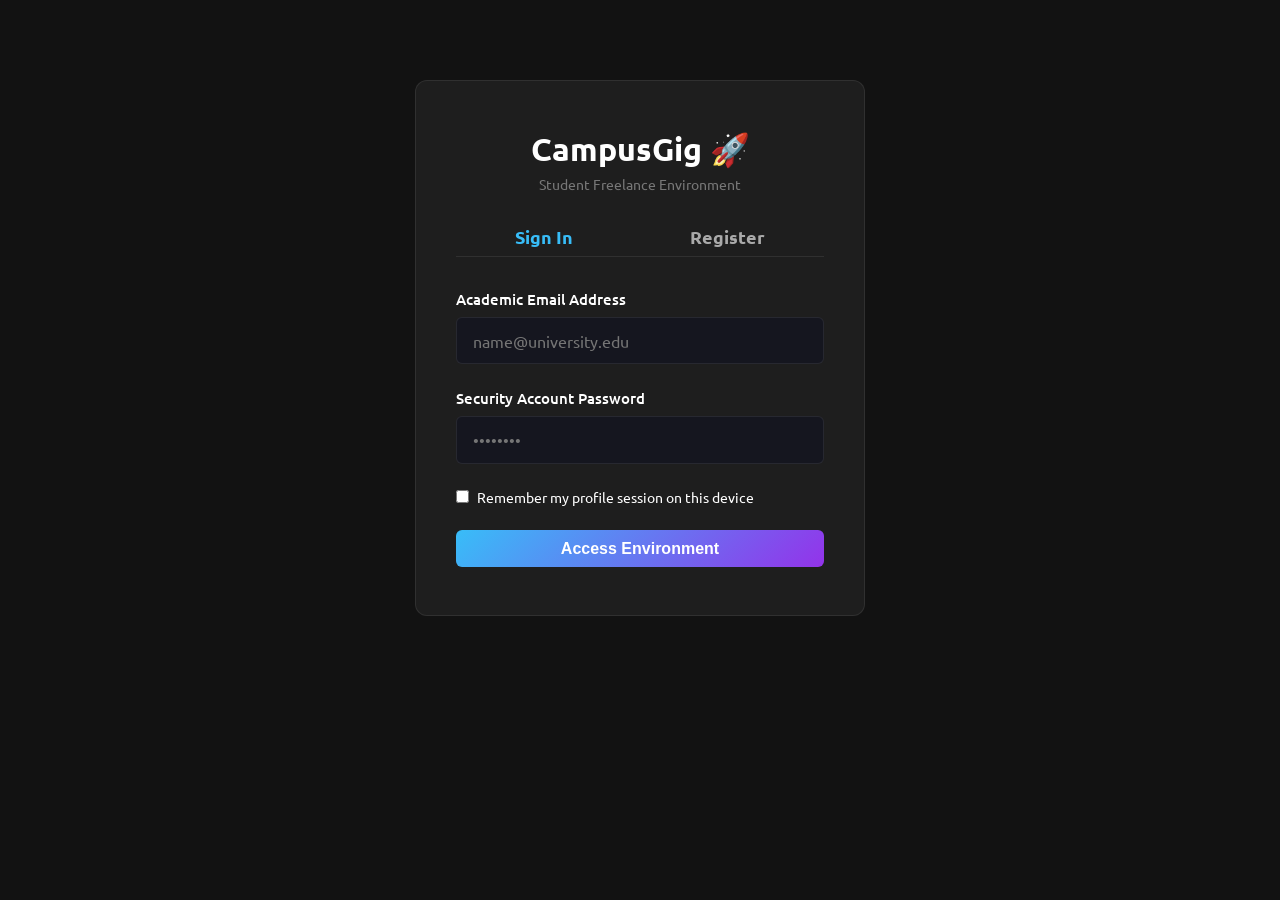
<file: auth.html>
<!DOCTYPE html><html lang="en"><head>
    <meta charset="UTF-8">
    <meta name="viewport" content="width=device-width, initial-scale=1.0">
    <title>CampusGig - Gateway</title>
    <link rel="stylesheet" href="style.css">
    <link href="https://fonts.googleapis.com/css2?family=Ubuntu:wght@500;700&display=swap" rel="stylesheet"></head>
<body class="theme-dark">

    <div class="auth_container">
        <div style="text-align: center; margin-bottom: 2rem;">
            <h1 style="color: var(--neon-cyan); font-weight: 800;">CampusGig 🚀</h1>
            <p style="color: var(--text-muted); font-size: 0.9rem; margin-top: 0.3rem;">Student Freelance Environment</p>
        </div>

        <div class="auth_toggle">
            <span id="tabLogin" class="active_tab" onclick="switchAuthMode('LOGIN')">Sign In</span>
            <span id="tabSignup" onclick="switchAuthMode('SIGNUP')">Register</span>
        </div>

        <form id="authForm" onsubmit="executeAuthAction(event)">
            <div class="form_group" id="fullNameGroup" style="display: none;">
                <label for="authName">Full Registration Name</label>
                <input type="text" id="authName" placeholder="e.g., Jane Doe">
            </div>

            <div class="form_group">
                <label for="authEmail">Academic Email Address</label>
                <input type="email" id="authEmail" required placeholder="name@university.edu">
            </div>

            <div class="form_group" id="roleGroup" style="display: none;">
                <label for="authRole">Core Primary Track</label>
                <select id="authRole">
                    <option value="Information Technology">Information Technology</option>
                    <option value="Computer Science">Computer Science</option>
                    <option value="Visual Arts & Design">Visual Arts & Design</option>
                </select>
            </div>

            <div class="form_group">
                <label for="authPassword">Security Account Password</label>
                <input type="password" id="authPassword" required placeholder="••••••••">
            </div>

            <div class="checkbox_row" id="rememberMeContainer">
                <input type="checkbox" id="rememberMe">
                <label for="rememberMe">Remember my profile session on this device</label>
            </div>

            <button type="submit" class="apply_btn" id="authSubmitBtn" style="width: 100%;">Access Environment</button>
        </form>
    </div>

    <script src="script.js"></script>
</body></html>
</file>
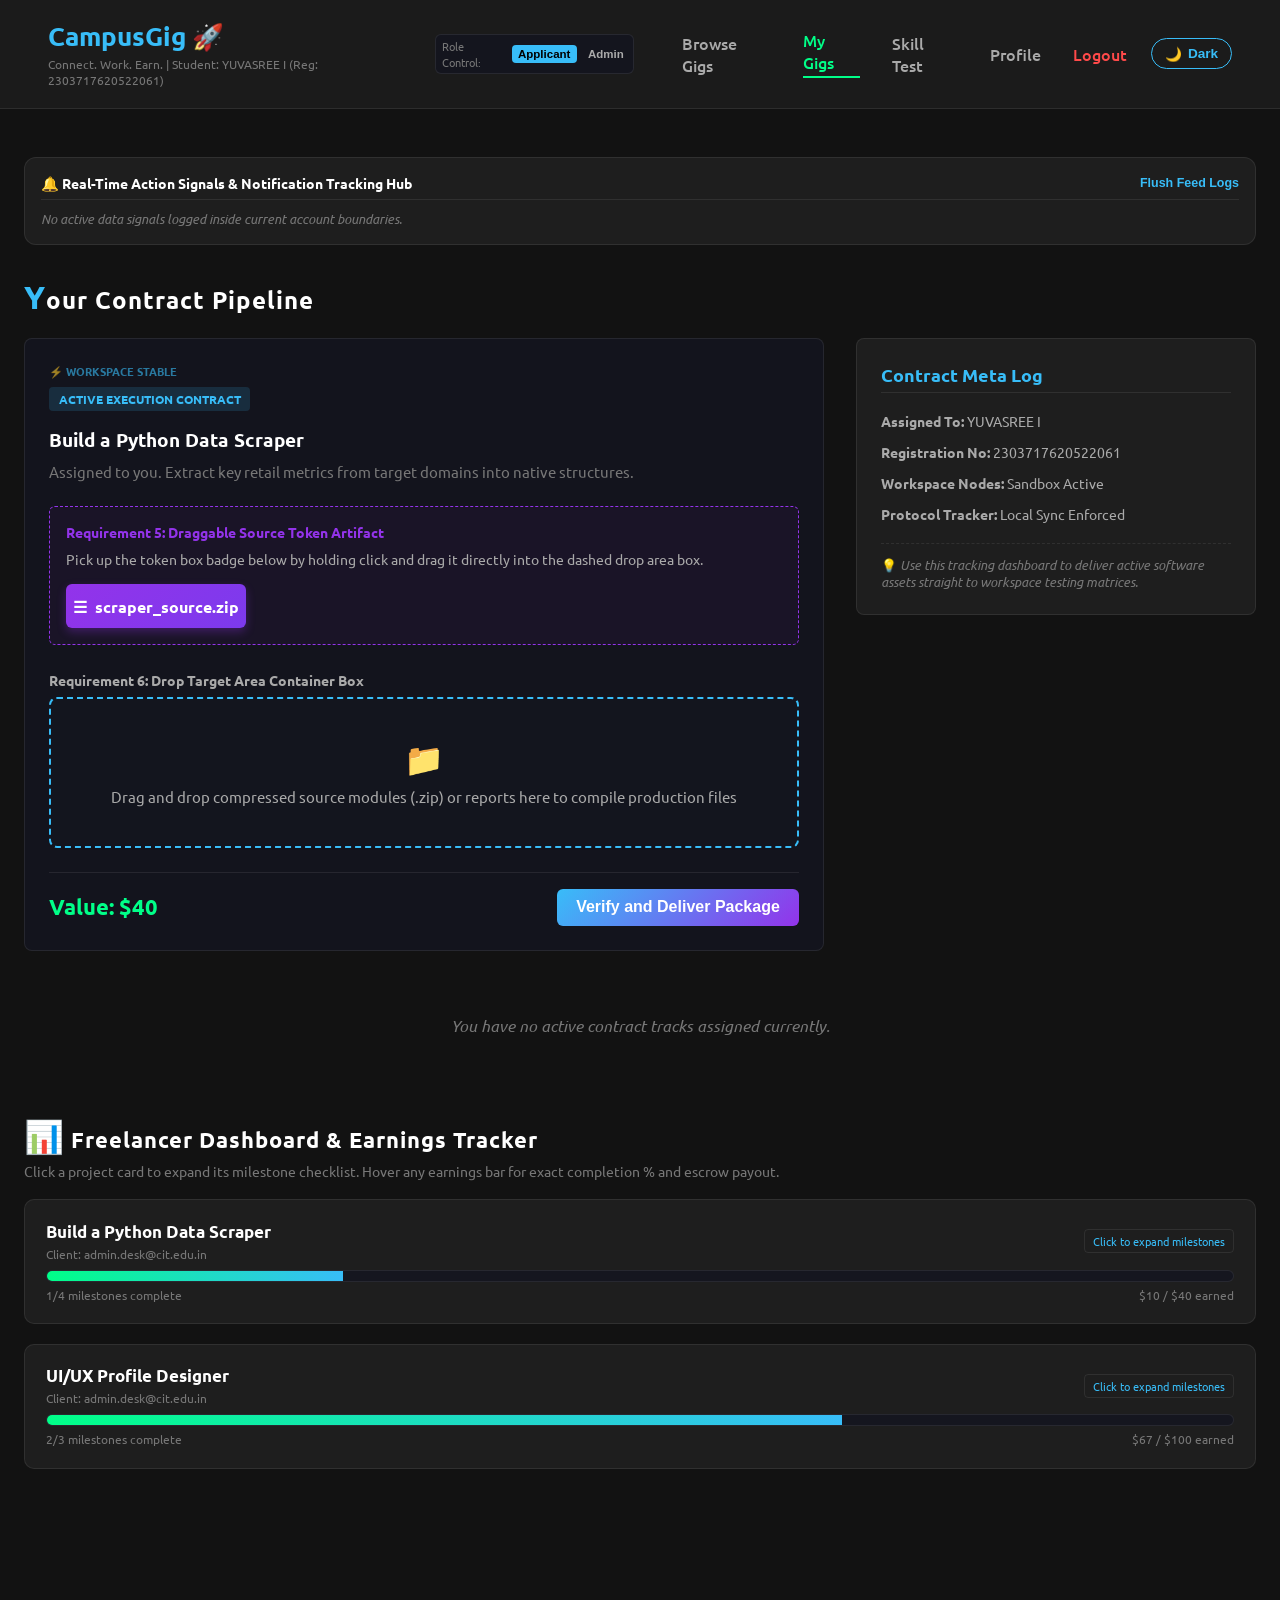
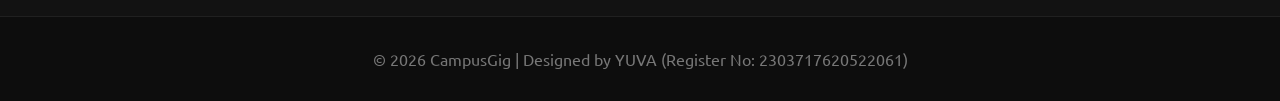
<file: my-gigs.html>
<!DOCTYPE html>
<html lang="en">
<head>
    <meta charset="UTF-8">
    <meta name="viewport" content="width=device-width, initial-scale=1.0">
    <title>CampusGig - Contract Management</title>
    <link rel="stylesheet" href="style.css">
    <link href="https://fonts.googleapis.com/css2?family=Ubuntu:wght@500;700&display=swap" rel="stylesheet">
</head>
<body class="theme-dark">

    <header class="main-header glassmorphism">
        <div class="logo">
            CampusGig 🚀
            <span style="font-size: 0.75rem; display: block; color: var(--text-muted); font-weight: 400; margin-top: 0.2rem;">
                Connect. Work. Earn. | Student: YUVASREE I (Reg: 2303717620522061)
            </span>
        </div>
        <nav class="nav-links" style="display: flex; align-items: center;">
            <a href="index.html" id="navBrowse">Browse Gigs <span id="appliedGigsCounterBadge" class="applied-counter-badge" style="display:none;">0</span></a>
            <a href="my-gigs.html" id="navMyGigs" class="active_page">My Gigs</a>
            <a href="post-job.html" id="navPost">Post Job</a>
            <a href="skill-test.html" id="navSkillTest">Skill Test</a>
            <a href="profile.html" id="navProfile">Profile</a>
            <a href="#" onclick="processLogout()" style="color: #ff4a4a !important;">Logout</a>
            
            <button class="theme_toggle_btn" onclick="toggleSystemTheme()" aria-label="Toggle interface theme">
                <span id="themeIcon">🌙</span> <span id="themeText">Dark</span>
            </button>
        </nav>
    </header>

    <main class="container">
        <h2>Your Contract Pipeline</h2>
        <br>

        <div id="staticPipelineContainer" style="display: grid; grid-template-columns: 2fr 1fr; gap: 2rem; align-items: start;">
            
            <div class="status_column" style="margin-top: 0;">
                <span class="status_badge badge_progress">Active Execution Contract</span>
                <h3>Build a Python Data Scraper</h3>
                <p class="gig_desc" style="margin-top:0.5rem;">Assigned to you. Extract key retail metrics from target domains into native structures.</p>
                
                <div style="margin: 1.5rem 0; padding: 1rem; background: rgba(147, 51, 234, 0.05); border: 1px dashed var(--highlight-purple); border-radius: 6px;">
                    <label style="color: var(--highlight-purple); font-size: 0.9rem; font-weight: bold; display: block; margin-bottom: 0.6rem;">
                        Requirement 5: Draggable Source Token Artifact
                    </label>
                    <p style="font-size: 0.85rem; color: var(--text-secondary); margin-bottom: 1rem;">
                        Pick up the token box badge below by holding click and drag it directly into the dashed drop area box.
                    </p>
                    
                    <div id="dragSourceToken" 
                         draggable="true" 
                         style="width: 180px; padding: 0.7rem 1rem; background: linear-gradient(135deg, var(--highlight-purple), #7c3aed); color: #ffffff; text-align: center; border-radius: 6px; font-weight: bold; cursor: grab; display: inline-flex; align-items: center; justify-content: center; gap: 0.5rem; user-select: none; box-shadow: 0 4px 10px rgba(147, 51, 234, 0.3);">
                         <span>☰</span> scraper_source.zip
                    </div>
                </div>

                <label style="color: var(--text-secondary); font-size: 0.9rem; font-weight: bold;">
                    Requirement 6: Drop Target Area Container Box
                </label>
                
                <div class="drop_zone_canvas" id="fileDropZone" style="margin-top: 0.5rem; transition: all 0.3s ease; pointer-events: auto !important;">
                    <span class="icon_indicator" id="dropZoneIcon" style="display:block; font-size: 2rem; margin-bottom: 0.5rem;">📁</span>
                    <p id="dropZoneText">Drag and drop compressed source modules (.zip) or reports here to compile production files</p>
                </div>
                
                <div class="gig_footer" style="margin-top: 1.5rem;">
                    <span class="budget">Value: $40</span>
                    <button class="apply_btn" id="submitArtifactBtn" onclick="submitFinalWork()">Verify and Deliver Package</button>
                </div>
            </div>

            <aside class="sidebar_metrics glassmorphism" style="padding: 1.5rem; background: var(--card-bg); border: 1px solid var(--border-color); border-radius: 8px;">
                <h3 style="color: var(--highlight-blue); margin-bottom: 1.2rem; font-size: 1.1rem; border-bottom: 1px solid var(--border-color); padding-bottom: 0.4rem;">
                    Contract Meta Log
                </h3>
                <ul style="list-style: none; padding: 0; margin: 0; font-size: 0.85rem; color: var(--text-secondary); display: flex; flex-direction: column; gap: 0.8rem;">
                    <li><strong>Assigned To:</strong> YUVASREE I</li>
                    <li><strong>Registration No:</strong> 2303717620522061</li>
                    <li><strong>Workspace Nodes:</strong> Sandbox Active</li>
                    <li><strong>Protocol Tracker:</strong> Local Sync Enforced</li>
                    <li style="margin-top: 0.5rem; padding-top: 0.8rem; border-top: 1px dashed var(--border-color); font-size: 0.8rem; color: var(--text-muted); line-height: 1.3;">
                        💡 <em>Use this tracking dashboard to deliver active software assets straight to workspace testing matrices.</em>
                    </li>
                </ul>
            </aside>

        </div>

        <div id="dynamicApplicantJobsTracker" style="margin-top: 2rem;"></div>

        <!-- FREELANCER DASHBOARD & EARNINGS PROGRESS TRACKER -->
        <section id="freelancerDashboardSection" style="margin-top: 3rem;">
            <h2 style="color: var(--text-primary); font-size: 1.4rem; margin-bottom: 0.3rem;">📊 Freelancer Dashboard &amp; Earnings Tracker</h2>
            <p style="color: var(--text-muted); font-size: 0.85rem; margin-bottom: 1.2rem;">
                Click a project card to expand its milestone checklist. Hover any earnings bar for exact completion % and escrow payout.
            </p>
            <div id="dashboardGigCardsContainer"></div>
        </section>
    </main>

    <footer class="main-footer">
        <p>&copy; 2026 CampusGig | Designed by YUVA (Register No: 2303717620522061)</p>
    </footer>

    <script src="script.js"></script>
</body>
</html>
</file>
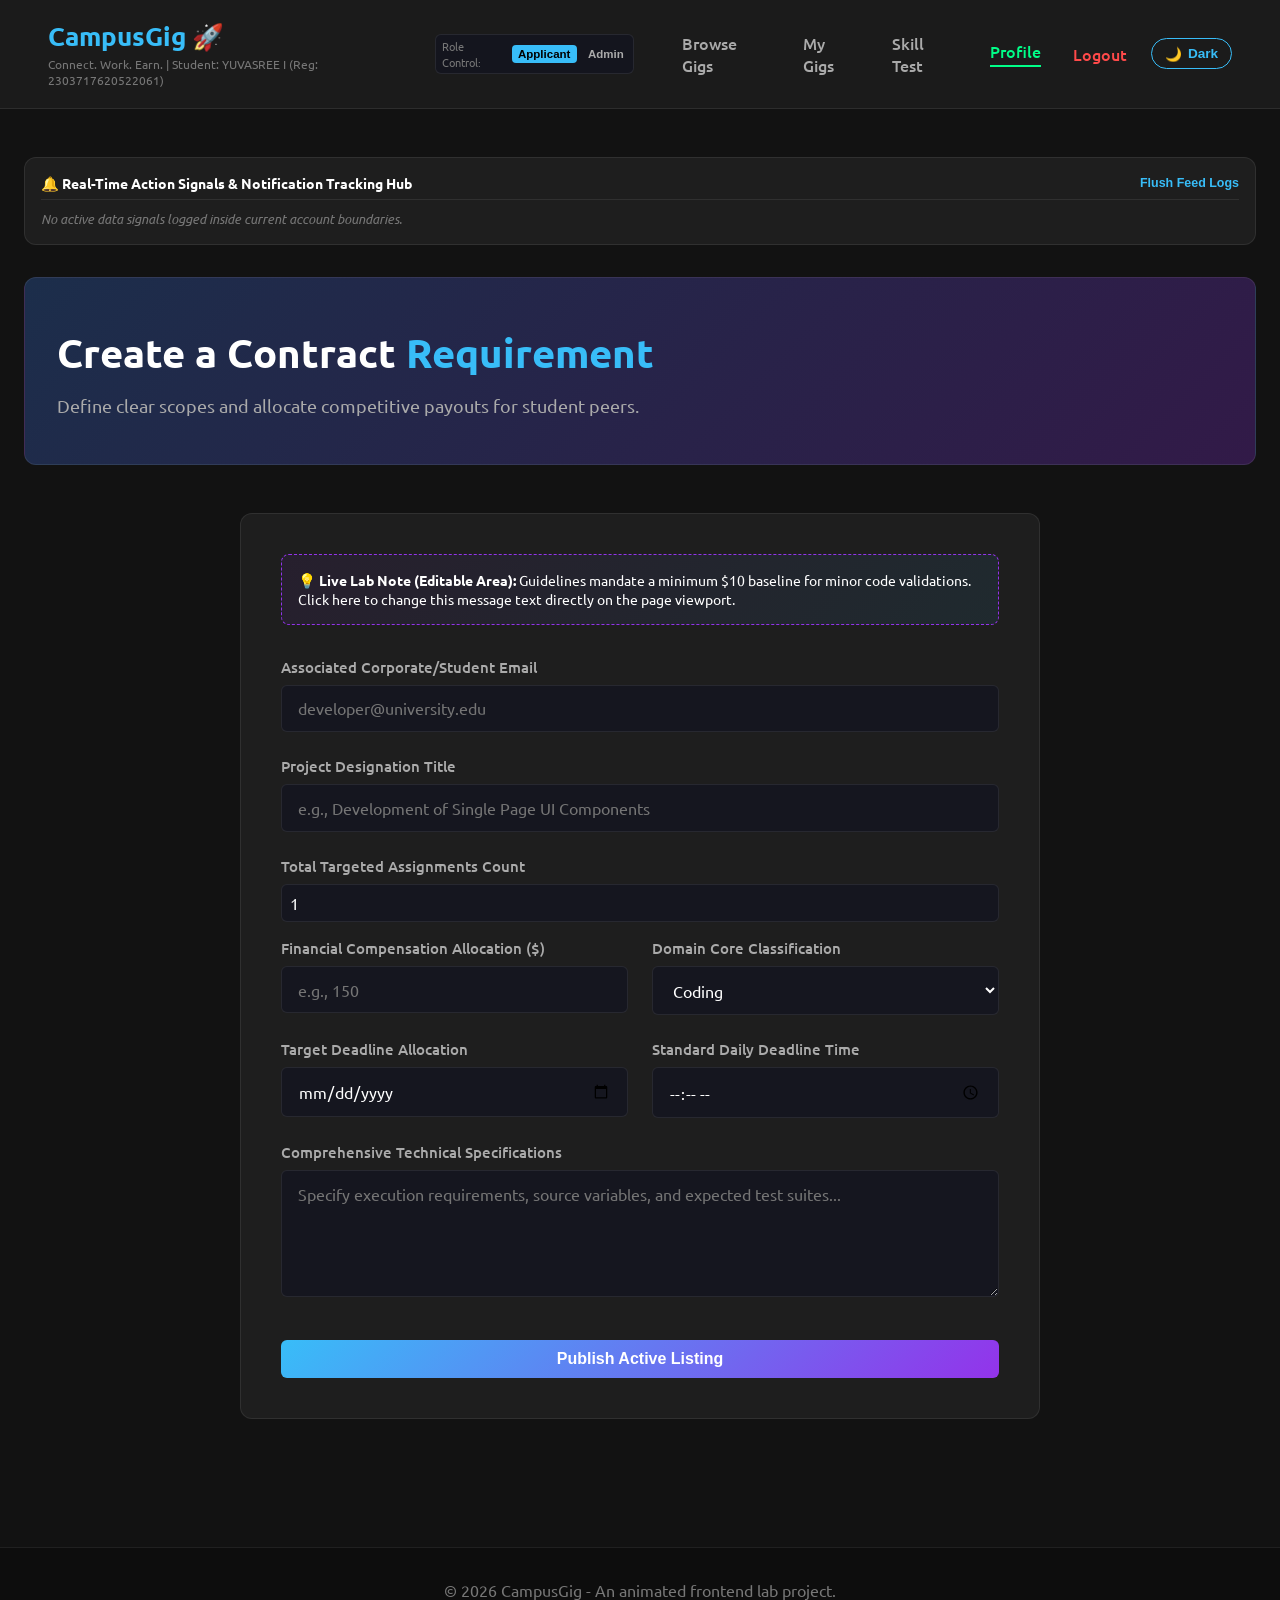
<file: post-job.html>
<!DOCTYPE html>
<html lang="en">
<head>
    <meta charset="UTF-8">
    <meta name="viewport" content="width=device-width, initial-scale=1.0">
    <title>CampusGig - Post a New Project</title>
    <link rel="stylesheet" href="style.css">
    <link href="https://fonts.googleapis.com/css2?family=Ubuntu:wght@500;700&display=swap" rel="stylesheet">
</head>
<body class="theme-dark">

    <header class="main-header glassmorphism">
        <div class="logo">
            CampusGig 🚀
            <span style="font-size: 0.75rem; display: block; color: var(--text-muted); font-weight: 400; margin-top: 0.2rem;">
                Connect. Work. Earn. | Student: YUVASREE I (Reg: 2303717620522061)
            </span>
        </div>
        <nav class="nav-links" style="display: flex; align-items: center;">
            <a href="index.html" id="navBrowse">Browse Gigs <span id="appliedGigsCounterBadge" class="applied-counter-badge" style="display:none;">0</span></a>
            <a href="my-gigs.html" id="navMyGigs">My Gigs</a>
            <a href="post-job.html" id="navPost">Post Job</a>
            <a href="skill-test.html" id="navSkillTest">Skill Test</a>
            <a href="profile.html" id="navProfile" class="active_page">Profile</a>
            <a href="#" onclick="processLogout()" style="color: #ff4a4a !important;">Logout</a>
            
            <button class="theme_toggle_btn" onclick="toggleSystemTheme()" aria-label="Toggle interface theme">
                <span id="themeIcon">🌙</span> <span id="themeText">Dark</span>
            </button>
        </nav>
    </header>

    <main class="container">
        <section class="banner animation_gradient_text">
            <h1>Create a Contract <span class="highlight_primary">Requirement</span></h1>
            <p>Define clear scopes and allocate competitive payouts for student peers.</p>
        </section>

        <div class="content_wrapper">
            <div class="editable_notice_board" contenteditable="true" title="Click anywhere here to edit this placeholder note">
                <strong>💡 Live Lab Note (Editable Area):</strong> Guidelines mandate a minimum $10 baseline for minor code validations. Click here to change this message text directly on the page viewport.
            </div>

            <form id="postGigForm" spellcheck="true">
                <div class="form_group">
                    <label for="clientEmail">Associated Corporate/Student Email</label>
                    <input type="email" id="clientEmail" required placeholder="developer@university.edu">
                </div>

                <div class="form_group">
                    <label for="gigTitle">Project Designation Title</label>
                    <input type="text" id="gigTitle" required placeholder="e.g., Development of Single Page UI Components">
                </div>

                <div class="form_row">
                    <div class="form_group">
                        <label for="gigBudget">Financial Compensation Allocation ($)</label>
                        <input type="number" id="gigBudget" min="5" max="2500" required placeholder="e.g., 150">
                    </div>
                    <div class="form_group">
                        <label for="gigCategory">Domain Core Classification</label>
                        <select id="gigCategory" required>
                            <option value="Coding">Coding</option>
                            <option value="Design">Design</option>
                            <option value="Writing">Writing</option>
                        </select>
                    </div>
                </div>

                <div class="form_row">
                    <div class="form_group">
                        <label for="completionDate">Target Deadline Allocation</label>
                        <input type="date" id="completionDate" required>
                    </div>
                    <div class="form_group">
                        <label for="completionTime">Standard Daily Deadline Time</label>
                        <input type="time" id="completionTime" required>
                    </div>
                </div>

                <div class="form_group">
                    <label for="gigDescription">Comprehensive Technical Specifications</label>
                    <textarea id="gigDescription" rows="5" required placeholder="Specify execution requirements, source variables, and expected test suites..."></textarea>
                </div>

                <button type="submit" class="apply_btn" style="width: 100%; margin-top: 1rem;">Publish Active Listing</button>
            </form>
        </div>
    </main>

    <footer class="main-footer">
        <p>&copy; 2026 CampusGig - An animated frontend lab project.</p>
    </footer>

    <script src="script.js"></script>
</body>
</html>
</file>
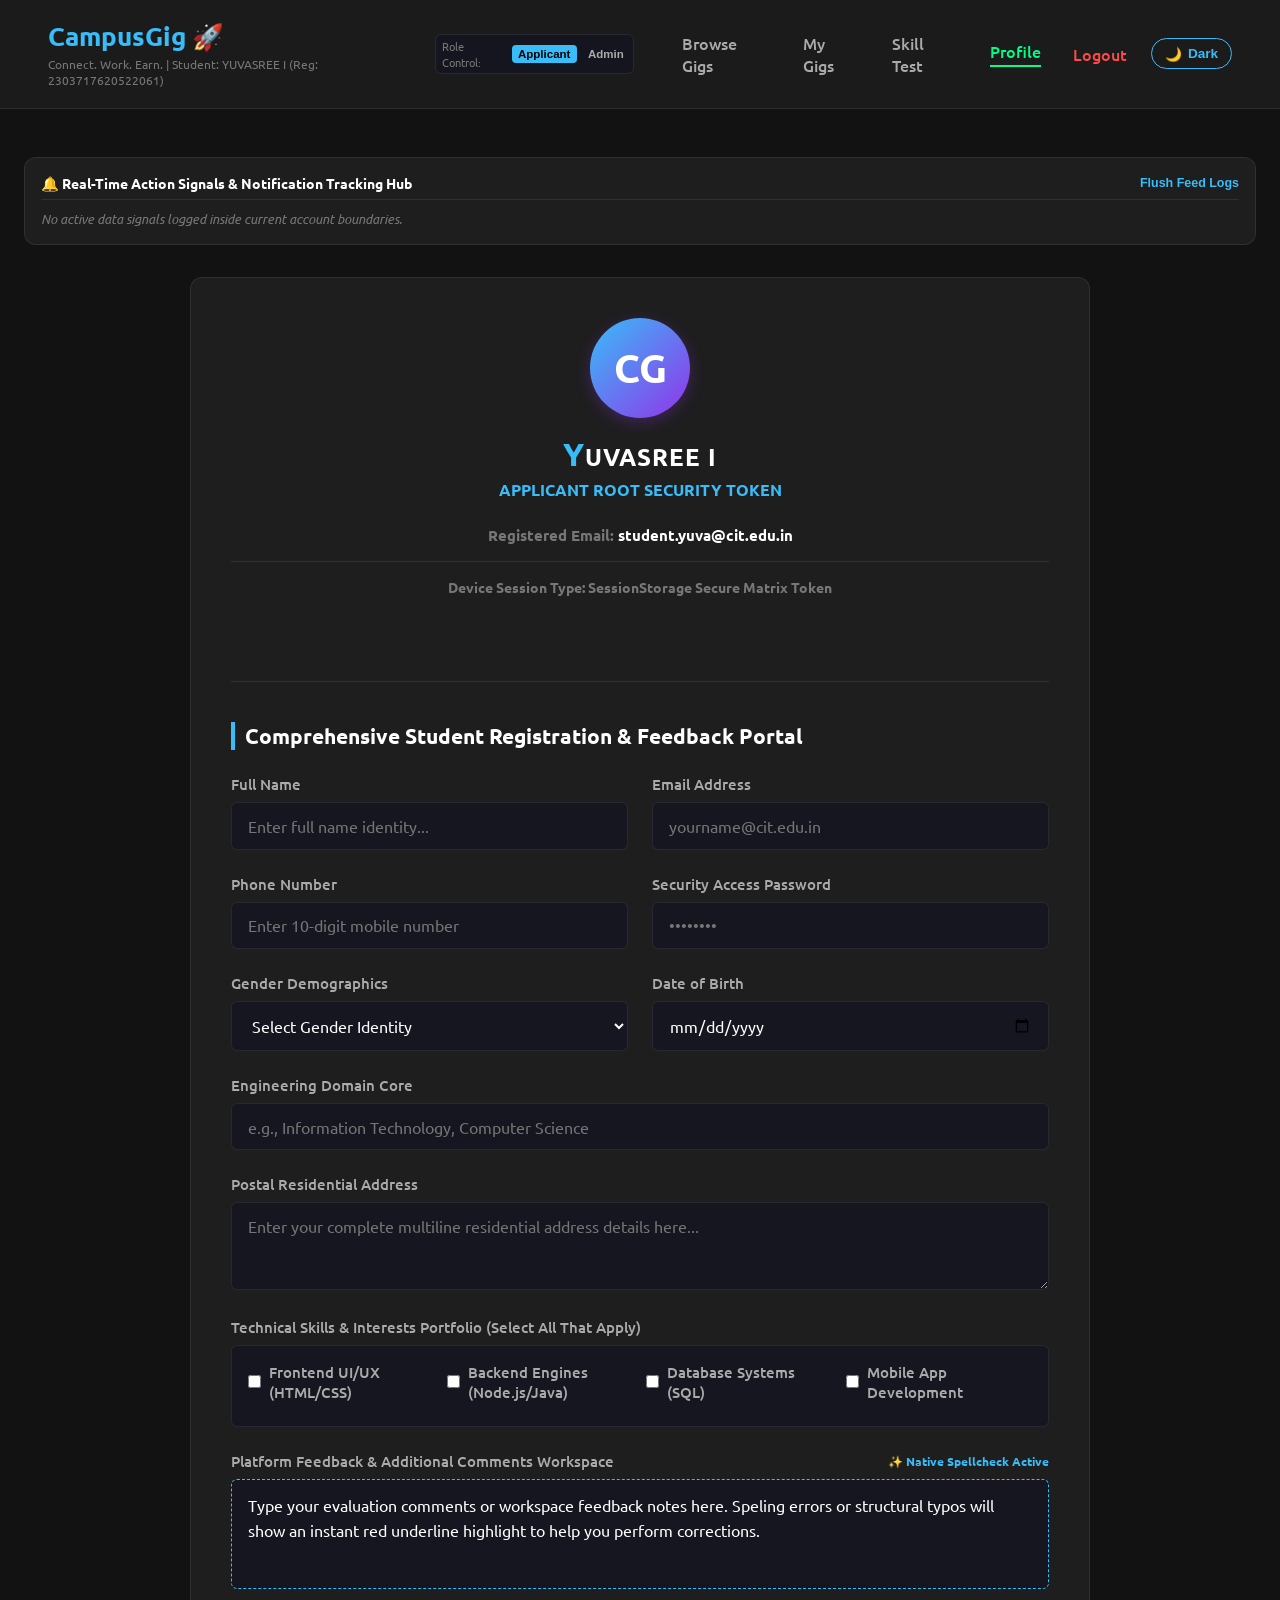
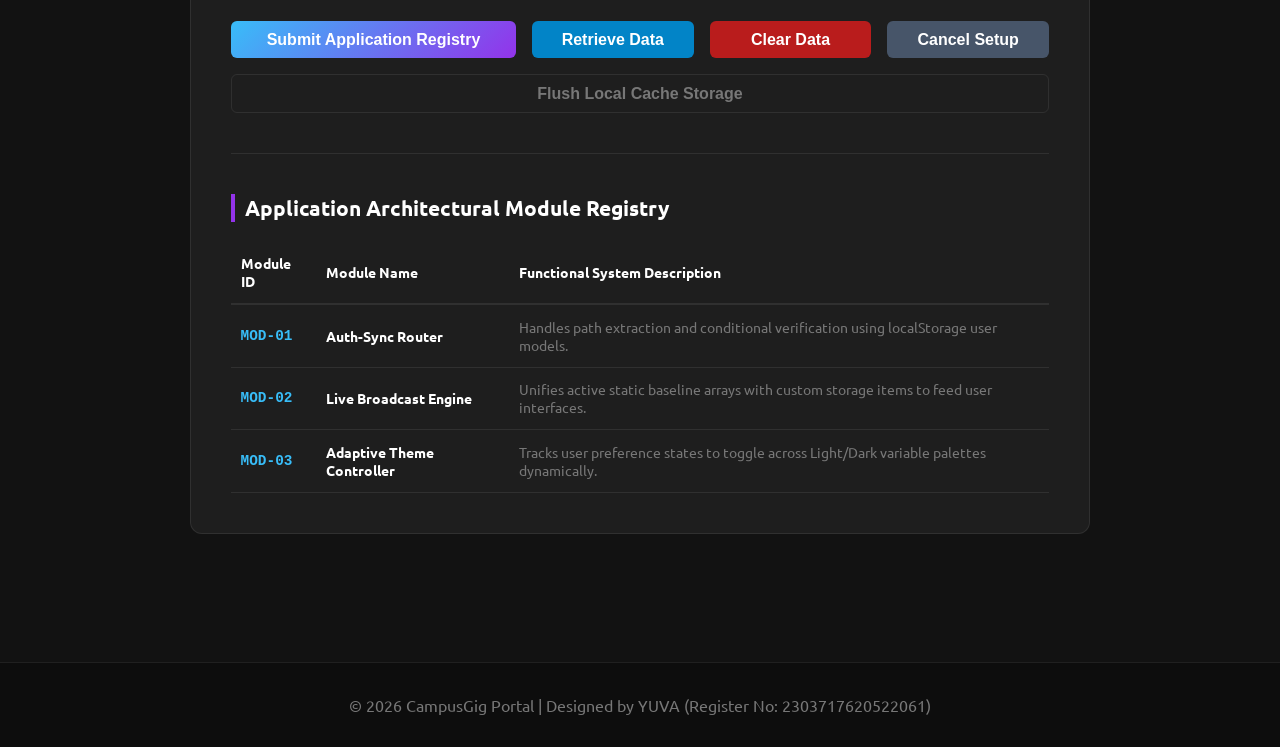
<file: profile.html>
<!DOCTYPE html>
<html lang="en">
<head>
    <meta charset="UTF-8">
    <meta name="viewport" content="width=device-width, initial-scale=1.0">
    <title>CampusGig - Developer Profile</title>
    <link rel="stylesheet" href="style.css">
    <link href="https://fonts.googleapis.com/css2?family=Ubuntu:wght@500;700&display=swap" rel="stylesheet">
</head>
<body class="theme-dark">
    <header class="main-header glassmorphism">
        <div class="logo">
            CampusGig 🚀
            <span style="font-size: 0.75rem; display: block; color: var(--text-muted); font-weight: 400; margin-top: 0.2rem;">
                Connect. Work. Earn. | Student: YUVASREE I (Reg: 2303717620522061)
            </span>
        </div>
        <nav class="nav-links" style="display: flex; align-items: center;">
            <a href="index.html" id="navBrowse">Browse Gigs <span id="appliedGigsCounterBadge" class="applied-counter-badge" style="display:none;">0</span></a>
            <a href="my-gigs.html" id="navMyGigs">My Gigs</a>
            <a href="post-job.html" id="navPost">Post Job</a>
            <a href="skill-test.html" id="navSkillTest">Skill Test</a>
            <a href="profile.html" id="navProfile" class="active_page">Profile</a>
            <a href="#" onclick="processLogout()" style="color: #ff4a4a !important;">Logout</a>
            
            <button class="theme_toggle_btn" onclick="toggleSystemTheme()" aria-label="Toggle interface theme">
                <span id="themeIcon">🌙</span> <span id="themeText">Dark</span>
            </button>
        </nav>
    </header>

    <main class="container">
        <div class="content_wrapper" style="max-width: 900px; margin: 0 auto; display: flex; flex-direction: column; gap: 2.5rem;">
            
            <div class="profile_avatar_meta" style="text-align: center;">
                <div class="avatar_placeholder">CG</div>
                <h2 id="displayProfileName">Loading User Profile...</h2>
                <p style="color: var(--highlight-blue); font-weight: bold; margin-top: 0.2rem;" id="displayProfileRole">Processing Position Track...</p>
                <br>
                <p style="color: var(--text-muted); font-size: 0.95rem;">Registered Email: <span id="profileEmailDisplay" style="color: var(--text-primary);"></span></p>
                <div style="margin-top: 1rem; border-top: 1px solid var(--border-color); padding-top: 1rem;">
                    <p style="color: var(--text-muted); font-size: 0.85rem;">Device Session Type: <strong>SessionStorage Secure Matrix Token</strong></p>
                </div>
            </div>
            
            <hr style="border: none; border-top: 1px solid var(--border-color);">

            <section>
                <h3 style="color: var(--text-primary); font-size: 1.3rem; margin-bottom: 1.5rem; border-left: 4px solid var(--highlight-blue); padding-left: 0.6rem;">
                    Comprehensive Student Registration & Feedback Portal
                </h3>
                <form id="labComprehensiveRegisterForm" onsubmit="event.preventDefault();">
                    <div class="form_row">
                        <div class="form_group">
                            <label for="profileUsername">Full Name</label>
                            <input type="text" 
                                   id="profileUsername" 
                                   pattern="^[a-zA-Z\s]{3,50}$" 
                                   title="Name must contain only letters and spaces, and be between 3 and 50 characters long."
                                   spellcheck="true" 
                                   placeholder="Enter full name identity..." 
                                   required>
                            <span class="validation-message" style="font-size: 0.75rem; color: #ff4a4a; display: none; margin-top: 0.2rem;">Please enter a valid name (letters only, min 3 chars).</span>
                        </div>
                        <div class="form_group">
                            <label for="regEmail">Email Address</label>
                            <input type="email" id="regEmail" placeholder="yourname@cit.edu.in" required>
                            <span class="validation-message" style="font-size: 0.75rem; color: #ff4a4a; display: none; margin-top: 0.2rem;">Please enter a valid institution email address.</span>
                        </div>
                    </div>
                    <div class="form_row">
                        <div class="form_group">
                            <label for="regPhone">Phone Number</label>
                            <input type="tel" 
                                   id="regPhone" 
                                   pattern="^[6-9]\d{9}$" 
                                   title="Please enter a valid 10-digit mobile number starting with 6, 7, 8, or 9."
                                   placeholder="Enter 10-digit mobile number" 
                                   required>
                            <span class="validation-message" style="font-size: 0.75rem; color: #ff4a4a; display: none; margin-top: 0.2rem;">Must be a valid 10-digit number.</span>
                        </div>
                        <div class="form_group">
                            <label for="regPassword">Security Access Password</label>
                            <input type="password" id="regPassword" minlength="8" placeholder="••••••••" required>
                            <span class="validation-message" style="font-size: 0.75rem; color: #ff4a4a; display: none; margin-top: 0.2rem;">Password must be at least 8 characters long.</span>
                        </div>
                    </div>
                    <div class="form_row">
                        <div class="form_group">
                            <label for="regGender">Gender Demographics</label>
                            <select id="regGender" required>
                                <option value="">Select Gender Identity</option>
                                <option value="Male">Male</option>
                                <option value="Female">Female</option>
                                <option value="Other">Other</option>
                            </select>
                        </div>
                        <div class="form_group">
                            <label for="regDOB">Date of Birth</label>
                            <input type="date" id="regDOB" required>
                        </div>
                    </div>
                    <div class="form_group">
                        <label for="profileSpecialization">Engineering Domain Core</label>
                        <input type="text" id="profileSpecialization" placeholder="e.g., Information Technology, Computer Science" required>
                    </div>
                    <div class="form_group">
                        <label for="regAddress">Postal Residential Address</label>
                        <textarea id="regAddress" rows="3" placeholder="Enter your complete multiline residential address details here..." style="width: 100%; background-color: var(--input-bg); border: 1px solid var(--border-color); color: var(--text-primary); padding: 0.8rem 1rem; border-radius: 6px; font-family: inherit; resize: vertical;" required></textarea>
                        <span class="validation-message" style="font-size: 0.75rem; color: #ff4a4a; display: none; margin-top: 0.2rem;">Address field cannot be left empty.</span>
                    </div>
                    <div class="form_group" style="margin-top: 1.5rem;">
                        <label style="margin-bottom: 0.5rem; display: block;">Technical Skills & Interests Portfolio (Select All That Apply)</label>
                        <div style="display: grid; grid-template-columns: repeat(auto-fit, minmax(180px, 1fr)); gap: 0.8rem; background: var(--input-bg); padding: 1rem; border-radius: 6px; border: 1px solid var(--border-color);">
                            <label style="display: flex; align-items: center; gap: 0.5rem; cursor: pointer; color: var(--text-secondary);">
                                <input type="checkbox" name="skills" value="Frontend UI/UX (HTML/CSS)" style="width: auto;"> Frontend UI/UX (HTML/CSS)
                            </label>
                            <label style="display: flex; align-items: center; gap: 0.5rem; cursor: pointer; color: var(--text-secondary);">
                                <input type="checkbox" name="skills" value="Backend Engines (Node.js/Java)" style="width: auto;"> Backend Engines (Node.js/Java)
                            </label>
                            <label style="display: flex; align-items: center; gap: 0.5rem; cursor: pointer; color: var(--text-secondary);">
                                <input type="checkbox" name="skills" value="Database Systems (SQL)" style="width: auto;"> Database Systems (SQL)
                            </label>
                            <label style="display: flex; align-items: center; gap: 0.5rem; cursor: pointer; color: var(--text-secondary);">
                                <input type="checkbox" name="skills" value="Mobile App Development" style="width: auto;"> Mobile App Development
                            </label>
                        </div>
                    </div>
                    <div class="form_group" style="margin-top: 1.5rem;">
                        <label style="display: flex; justify-content: space-between; align-items: center;">
                            <span>Platform Feedback & Additional Comments Workspace</span>
                            <span style="font-size: 0.75rem; color: var(--highlight-blue); font-weight: bold;">✨ Native Spellcheck Active</span>
                        </label>
                        <div id="editableFeedbackArea" contenteditable="true" spellcheck="true" style="width: 100%; min-height: 110px; background-color: var(--input-bg); border: 1px dashed var(--highlight-blue); color: var(--text-primary); padding: 0.8rem 1rem; border-radius: 6px; font-family: inherit; outline: none; line-height: 1.6; margin-top: 0.4rem;">Type your evaluation comments or workspace feedback notes here. Speling errors or structural typos will show an instant red underline highlight to help you perform corrections.</div>
                    </div>
                    
                    <div style="display: flex; flex-wrap: wrap; gap: 1rem; margin-top: 2rem;">
                        <button type="submit" class="apply_btn" style="flex: 2; min-width: 150px;" onclick="validateAndSaveProfile()">
                            Submit Application Registry
                        </button>
                        
                        <button type="button" class="apply_btn" style="flex: 1; min-width: 120px; background: #0284c7; color: #ffffff; border: none;" onclick="retrieveAndDisplayData()">
                            Retrieve Data
                        </button>

                        <button type="button" class="apply_btn" style="flex: 1; min-width: 120px; background: #b91c1c; color: #ffffff; border: none;" onclick="clearProfileStorage()">
                            Clear Data
                        </button>
                        
                        <button type="button" class="apply_btn" style="flex: 1; min-width: 100px; background: #475569; color: #ffffff; border: none;" onclick="handleCancelNavigation()">
                            Cancel Setup
                        </button>
                    </div>
                </form>

                <div id="retrievedDataDisplayBlock" class="hidden" style="margin-top: 2rem; background: var(--input-bg); border: 1px solid var(--highlight-blue); padding: 1.5rem; border-radius: 8px;">
                    <h4 style="color: var(--highlight-blue); border-bottom: 1px dashed var(--border-color); padding-bottom: 0.5rem; margin-bottom: 1rem;">
                        📋 Permanent Active Profile Registry Values (`localStorage`)
                    </h4>
                    <div id="localStorageContentOutput" style="display: grid; grid-template-columns: 1fr 1fr; gap: 1rem; font-size: 0.9rem; color: var(--text-primary);">
                        </div>

                    <h4 style="color: var(--highlight-green); border-bottom: 1px dashed var(--border-color); padding-bottom: 0.5rem; margin-top: 1.5rem; margin-bottom: 1rem;">
                        ⚡ Temporary Navigation Session Details (`sessionStorage`)
                    </h4>
                    <div id="sessionStorageContentOutput" style="font-size: 0.9rem; color: var(--text-secondary);">
                        </div>
                </div>

                <button class="apply_btn" style="width: 100%; margin-top: 1rem; background: transparent; border: 1px solid var(--border-color); color: var(--text-muted);" onclick="clearCachedRegistration()">
                    Flush Local Cache Storage
                </button>
            </section>

            <hr style="border: none; border-top: 1px solid var(--border-color);">
            
            <section id="modules-section">
                <h3 style="color: var(--text-primary); font-size: 1.3rem; margin-bottom: 1.2rem; border-left: 4px solid var(--highlight-purple); padding-left: 0.6rem;">
                    Application Architectural Module Registry
                </h3>
                <div style="overflow-x: auto;">
                    <table style="width: 100%; border-collapse: collapse; text-align: left; font-size: 0.9rem; color: var(--text-secondary);">
                        <thead>
                            <tr style="border-bottom: 2px solid var(--border-color); color: var(--text-primary);">
                                <th style="padding: 0.8rem 0.6rem;">Module ID</th>
                                <th style="padding: 0.8rem 0.6rem;">Module Name</th>
                                <th style="padding: 0.8rem 0.6rem;">Functional System Description</th>
                            </tr>
                        </thead>
                        <tbody>
                            <tr style="border-bottom: 1px solid var(--border-color);">
                                <td style="padding: 0.8rem 0.6rem; font-family: monospace; font-weight: bold; color: var(--highlight-blue);">MOD-01</td>
                                <td style="padding: 0.8rem 0.6rem; font-weight: bold; color: var(--text-primary);">Auth-Sync Router</td>
                                <td style="padding: 0.8rem 0.6rem; color: var(--text-muted);">Handles path extraction and conditional verification using localStorage user models.</td>
                            </tr>
                            <tr style="border-bottom: 1px solid var(--border-color);">
                                <td style="padding: 0.8rem 0.6rem; font-family: monospace; font-weight: bold; color: var(--highlight-blue);">MOD-02</td>
                                <td style="padding: 0.8rem 0.6rem; font-weight: bold; color: var(--text-primary);">Live Broadcast Engine</td>
                                <td style="padding: 0.8rem 0.6rem; color: var(--text-muted);">Unifies active static baseline arrays with custom storage items to feed user interfaces.</td>
                            </tr>
                            <tr style="border-bottom: 1px solid var(--border-color);">
                                <td style="padding: 0.8rem 0.6rem; font-family: monospace; font-weight: bold; color: var(--highlight-blue);">MOD-03</td>
                                <td style="padding: 0.8rem 0.6rem; font-weight: bold; color: var(--text-primary);">Adaptive Theme Controller</td>
                                <td style="padding: 0.8rem 0.6rem; color: var(--text-muted);">Tracks user preference states to toggle across Light/Dark variable palettes dynamically.</td>
                            </tr>
                        </tbody>
                    </table>
                </div>
            </section>

        </div>
    </main>
    <footer class="main-footer">
        <p>&copy; 2026 CampusGig Portal | Designed by YUVA (Register No: 2303717620522061)</p>
    </footer>
    <script src="script.js"></script>
</body>
</html>
</file>
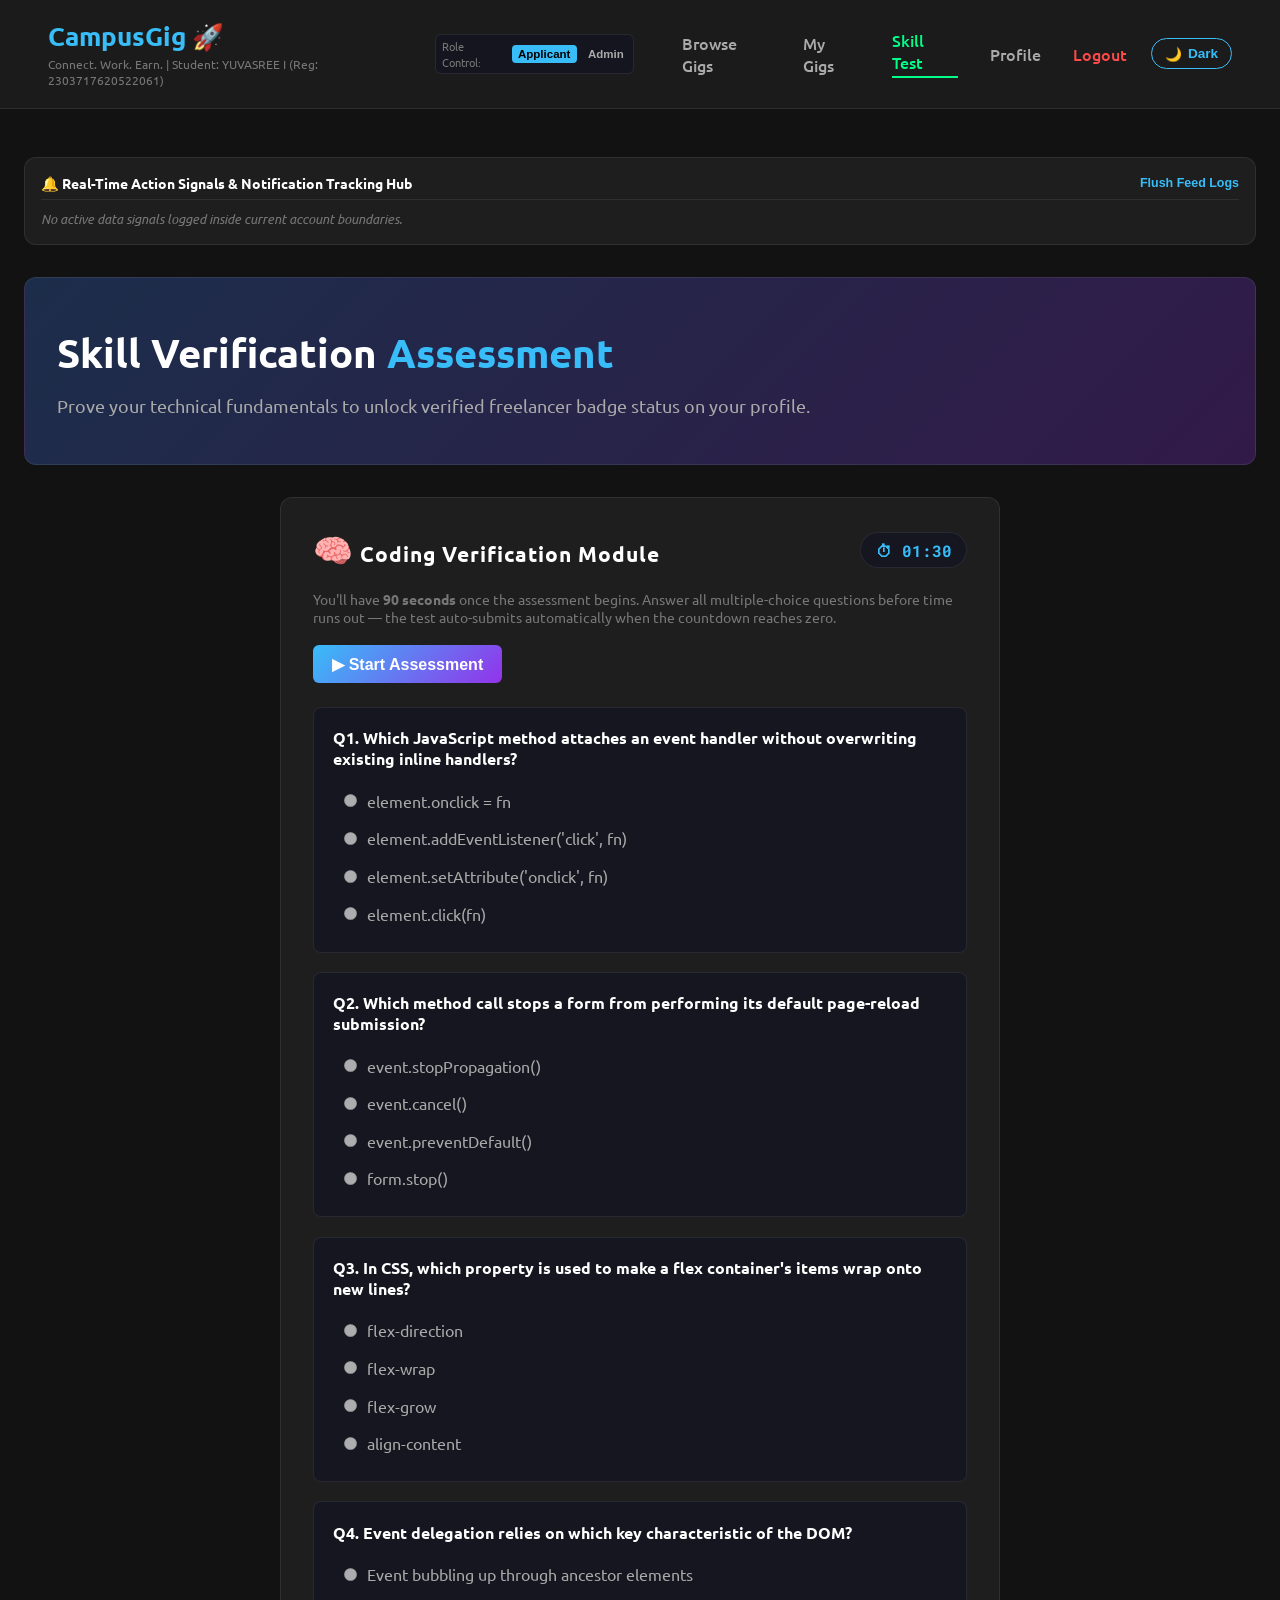
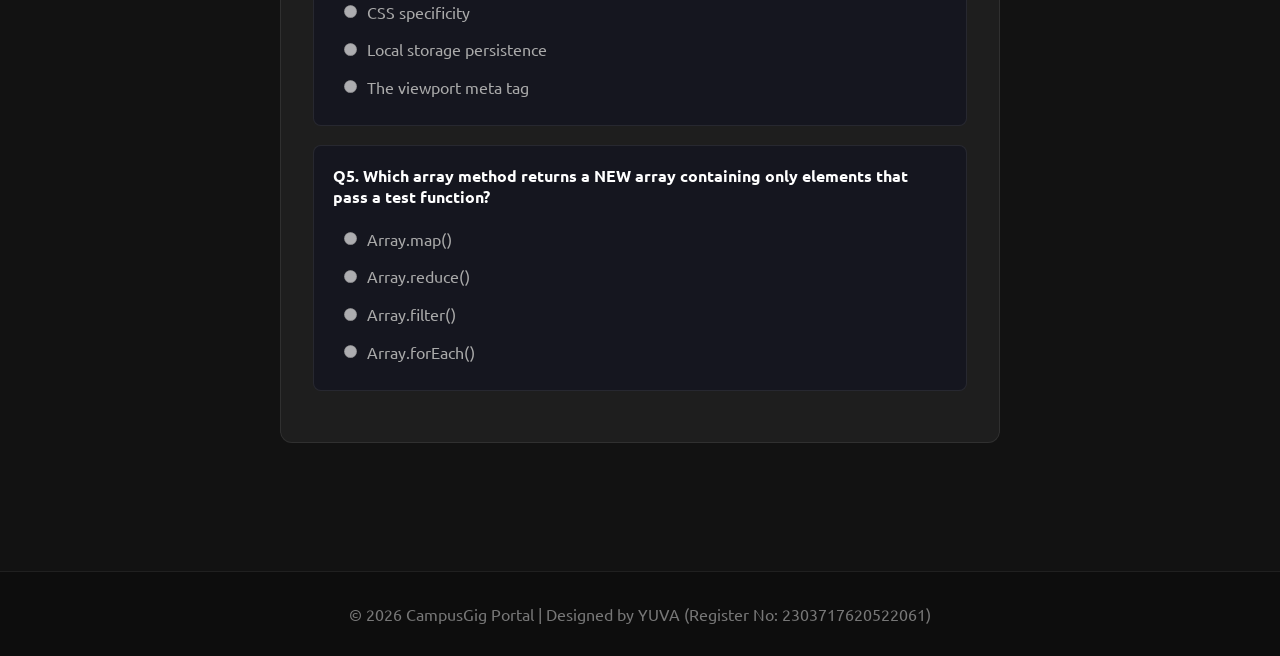
<file: skill-test.html>
<!DOCTYPE html>
<html lang="en">
<head>
    <meta charset="UTF-8">
    <meta name="viewport" content="width=device-width, initial-scale=1.0">
    <title>CampusGig - Skill Verification Assessment</title>
    <link rel="stylesheet" href="style.css">
    <link href="https://fonts.googleapis.com/css2?family=Roboto+Mono:wght@400;700&family=Ubuntu:wght@500;700&display=swap" rel="stylesheet">
</head>
<body class="theme-dark">

    <header class="main-header glassmorphism">
        <div class="logo">
            CampusGig 🚀
            <span style="font-size: 0.75rem; display: block; color: var(--text-muted); font-weight: 400; margin-top: 0.2rem;">
                Connect. Work. Earn. | Student: YUVASREE I (Reg: 2303717620522061)
            </span>
        </div>
        <nav class="nav-links" style="display: flex; align-items: center;">
            <a href="index.html" id="navBrowse">Browse Gigs <span id="appliedGigsCounterBadge" class="applied-counter-badge" style="display:none;">0</span></a>
            <a href="my-gigs.html" id="navMyGigs">My Gigs</a>
            <a href="post-job.html" id="navPost">Post Job</a>
            <a href="skill-test.html" id="navSkillTest" class="active_page">Skill Test</a>
            <a href="profile.html" id="navProfile">Profile</a>
            <a href="#" onclick="processLogout()" style="color: #ff4a4a !important;">Logout</a>

            <button class="theme_toggle_btn" onclick="toggleSystemTheme()" aria-label="Toggle interface theme">
                <span id="themeIcon">🌙</span> <span id="themeText">Dark</span>
            </button>
        </nav>
    </header>

    <main class="container">
        <section class="banner animation_gradient_text" style="margin-bottom: 2rem;">
            <h1>Skill Verification <span class="highlight_primary">Assessment</span></h1>
            <p>Prove your technical fundamentals to unlock verified freelancer badge status on your profile.</p>
        </section>

        <div class="quiz-shell" id="quizShell">
            <div style="display:flex; justify-content:space-between; align-items:center; flex-wrap:wrap; gap:0.6rem; margin-bottom:1.2rem;">
                <h2 style="margin:0; color: var(--text-primary); font-size: 1.3rem;">🧠 Coding Verification Module</h2>
                <span class="quiz-timer" id="quizTimerDisplay">⏱ 01:30</span>
            </div>

            <p id="quizIntroText" style="color: var(--text-muted); font-size: 0.88rem; margin-bottom: 1.2rem;">
                You'll have <strong>90 seconds</strong> once the assessment begins. Answer all multiple-choice questions before time runs out —
                the test auto-submits automatically when the countdown reaches zero.
            </p>

            <button class="apply_btn" id="startAssessmentBtn" data-tooltip="Begin the countdown timer and unlock the questions">
                ▶ Start Assessment
            </button>

            <div id="quizQuestionsContainer" style="margin-top:1.5rem;"></div>

            <button class="apply_btn" id="submitTestBtn" style="width:100%; margin-top:0.5rem; display:none;">
                ✅ Submit Test
            </button>

            <div class="quiz-result-panel" id="quizResultPanel">
                <div class="quiz-score-value" id="quizScoreValue">0/0</div>
                <p id="quizResultMessage" style="color: var(--text-secondary); margin-top: 0.5rem;"></p>
                <button class="apply_btn" id="retakeQuizBtn" style="margin-top:1rem;">🔁 Retake Assessment</button>
            </div>
        </div>
    </main>

    <footer class="main-footer">
        <p>&copy; 2026 CampusGig Portal | Designed by YUVA (Register No: 2303717620522061)</p>
    </footer>

    <script src="script.js"></script>
</body>
</html>
</file>
<file: style.css>
/* ==========================================================================
   CampusGig Dynamic Adaptive Theme Variables & Core Architecture
   ========================================================================== */

/* --- REQUIREMENT 21: GLOBAL CSS VARIABLES (:root) --- */
/* 1. Enhanced Dark Mode Theme Token Designations */
.theme-dark {
    --primary-bg: #121212;
    --card-bg: #1e1e1e;
    --text-primary: #ffffff;
    --text-secondary: #aaaaaa;
    --text-muted: #777777;
    --border-color: rgba(255, 255, 255, 0.08);
    --glass-bg: rgba(30, 30, 30, 0.8);
    --input-bg: rgba(20, 22, 32, 0.9);
    --highlight-blue: #38bdf8;
    --highlight-green: #00ff88;
    --highlight-purple: #9333ea;
    --banner-gradient: linear-gradient(135deg, rgba(59, 130, 246, 0.25) 0%, rgba(147, 51, 234, 0.25) 100%);
    --footer-bg: #0d0d0d;
    --card-shadow: none;
    --spacing-box: 1.5rem;
}

/* 2. Premium High-Contrast Light Mode Theme Token Designations */
.theme-light {
    --primary-bg: #f8fafc;         
    --card-bg: #ffffff;           
    --text-primary: #0f172a;       
    --text-secondary: #334155;     
    --text-muted: #64748b;         
    --border-color: #e2e8f0;       
    --glass-bg: rgba(255, 255, 255, 0.85); 
    --input-bg: #f1f5f9;           
    --highlight-blue: #0284c7;     
    --highlight-green: #16a34a;    
    --highlight-purple: #7c3aed;   
    --banner-gradient: linear-gradient(135deg, #eff6ff 0%, #f5f3ff 100%); 
    --footer-bg: #e2e8f0;          
    --card-shadow: 0 4px 6px -1px rgba(0, 0, 0, 0.05), 0 2px 4px -2px rgba(0, 0, 0, 0.05); 
    --spacing-box: 1.5rem;
}

/* --- REQUIREMENT 25: CSS PSEUDO-ELEMENTS --- */

/* Theme Accent Capture Selection */
::selection {
    background-color: var(--highlight-purple);
    color: #ffffff;
}

/* Typographic Cap & Line Adjustments for Primary Dashboard Headers */
.container h2::first-letter {
    font-size: 2rem;
    color: var(--highlight-blue);
    font-weight: bold;
}

.container h2::first-line {
    letter-spacing: 1px;
}

/* System Stability Badge Anchor using Before Element */
.status_column::before {
    content: "⚡ WORKSPACE STABLE";
    display: block;
    font-size: 0.7rem;
    color: var(--highlight-blue);
    margin-bottom: 0.5rem;
    opacity: 0.6;
    font-weight: 700;
}

/* Accent Design Bars applied directly to Custom Display Panels */
.stats-card::after {
    content: "";
    position: absolute;
    top: 0;
    left: 0;
    width: 100%;
    height: 3px;
    background: linear-gradient(90deg, var(--highlight-blue), var(--highlight-purple));
    border-top-left-radius: 8px;
    border-top-right-radius: 8px;
}


/* ==========================================================================
   Reset & Base Global Wireframes
   ========================================================================== */
* {
    margin: 0;
    padding: 0;
    box-sizing: border-box;
    transition: background 0.25s ease, background-color 0.25s ease, color 0.25s ease, border-color 0.25s ease, box-shadow 0.25s ease;
}

body {
    background-color: var(--primary-bg);
    color: var(--text-primary);
    font-family: 'Ubuntu', sans-serif;
    overflow-x: hidden;
}

/* --- THEME TOGGLE SWITCH BUTTON STYLING --- */
.theme_toggle_btn {
    background: transparent;
    border: 1px solid var(--highlight-blue);
    color: var(--highlight-blue);
    padding: 0.4rem 0.8rem;
    border-radius: 20px;
    cursor: pointer;
    font-weight: 700;
    font-size: 0.85rem;
    display: flex;
    align-items: center;
    gap: 0.4rem;
    margin-left: 1.5rem;
    transition: all 0.2s ease;
}

.theme_toggle_btn:hover {
    background: var(--highlight-blue);
    color: #ffffff;
    box-shadow: 0 0 10px rgba(56, 189, 248, 0.4);
}

/* Glassmorphism Navigation Header */
.main-header {
    background: var(--glass-bg);
    backdrop-filter: blur(10px);
    -webkit-backdrop-filter: blur(10px);
    border-bottom: 1px solid var(--border-color);
    display: flex;
    justify-content: space-between;
    align-items: center;
    padding: 1.2rem 3rem;
    position: sticky;
    top: 0;
    z-index: 1000;
}

.logo {
    font-size: 1.6rem;
    font-weight: 700;
    color: var(--highlight-blue);
    animation: logo_entrance 0.8s ease-out;
}

.nav-links {
    display: flex;
    align-items: center;
}

.nav-links a {
    color: var(--text-secondary);
    text-decoration: none;
    margin-left: 2rem;
    font-weight: 500;
    transition: color 0.3s ease;
}

.nav-links a:hover, .nav-links a.active_page {
    color: var(--highlight-green);
    border-bottom: 2px solid var(--highlight-green);
    padding-bottom: 3px;
}

/* Container Frameworks */
.container {
    max-width: 1300px;
    margin: 0 auto;
    padding: 3rem 1.5rem;
}

/* Platform Promotional Welcome Banner */
.banner {
    background: var(--banner-gradient);
    border: 1px solid var(--border-color);
    padding: 3rem 2rem;
    border-radius: 12px;
    margin-bottom: 3rem;
    animation: welcome_fade 1s ease;
}

@keyframes welcome_fade {
    from { opacity: 0; transform: translateY(-20px); }
    to { opacity: 1; transform: translateY(0); }
}

.animation_gradient_text h1 {
    font-size: 2.5rem;
    color: var(--text-primary);
}

.highlight_primary {
    color: var(--highlight-blue);
    font-weight: 700;
}

.banner p {
    color: var(--text-secondary) !important;
    margin-top: 1rem;
    font-size: 1.1rem;
}

/* Main Adaptive Workspace Configurations */
.main_content_area {
    display: grid;
    grid-template-columns: 280px 1fr;
    gap: 2.5rem;
}

.sidebar_filters {
    background: var(--card-bg);
    border: 1px solid var(--border-color);
    padding: 2rem;
    border-radius: 10px;
    box-shadow: var(--card-shadow);
}

.sidebar_filters h2 {
    color: var(--text-primary);
    font-size: 1.4rem;
    margin-bottom: 0.5rem;
}

.filter_tags button {
    display: block;
    width: 100%;
    text-align: left;
    background: none;
    border: 1px solid transparent;
    color: var(--text-secondary);
    padding: 0.8rem 1rem;
    margin-top: 1rem;
    cursor: pointer;
    font-size: 1rem;
    border-radius: 6px;
    transition: all 0.3s ease;
}

.filter_tags button.active_filter, .filter_tags button:hover {
    background-color: rgba(56, 189, 248, 0.15);
    color: var(--highlight-blue);
    border-color: var(--border-color);
    font-weight: bold;
}

/* Responsive Adaptive Dashboard Components */
.gig_grid {
    display: grid;
    grid-template-columns: repeat(auto-fill, minmax(350px, 1fr));
    gap: 1.8rem;
    margin-top: 1.5rem;
}

.gig_card {
    background-color: var(--card-bg);
    border: 1px solid var(--border-color);
    border-radius: 10px;
    padding: 1.8rem;
    position: relative;
    overflow: hidden;
    box-shadow: var(--card-shadow);
    transition: transform 0.4s ease, box-shadow 0.4s ease, border-color 0.4s ease;
}

.card_animation_on_hover:hover {
    transform: translateY(-8px) scale(1.02);
    box-shadow: 0 12px 25px rgba(0, 0, 0, 0.15), 0 4px 10px rgba(56, 189, 248, 0.1);
    border-color: var(--highlight-blue);
}
/* ==========================================================================
   CSS 2D/3D TRANSFORMS DEMONSTRATIONS
   ========================================================================== */

/* 1. Translate Effect (Card hover shifting up and right) */
.fx-translate {
    transition: transform 0.3s cubic-bezier(0.4, 0, 0.2, 1);
}
.fx-translate:hover {
    transform: translate(10px, -8px);
}

/* 2. Rotate Effect (Icon rotational spin) */
.fx-rotate {
    display: inline-block;
    transition: transform 0.4s ease;
}
.fx-rotate:hover {
    transform: rotate(45deg);
}

/* 3. Scale Effect (Card / Icon scaling expansion) */
.fx-scale {
    transition: transform 0.3s ease;
}
.fx-scale:hover {
    transform: scale(1.08);
}

/* 4. Skew Effect (Geometric slant on badges/icons) */
.fx-skew {
    transition: transform 0.3s ease;
}
.fx-skew:hover {
    transform: skewX(-12deg) skewY(-2deg);
}

/* Combined Transform Showcase: 3D Flip Card Effect */
.card-3d-wrapper {
    perspective: 1000px;
}
.card-3d-inner {
    transition: transform 0.6s;
    transform-style: preserve-3d;
}
.card-3d-wrapper:hover .card-3d-inner {
    transform: rotateY(180deg) scale(1.02);
}


/* ==========================================================================
   CSS-ONLY IMAGE & VISUAL EFFECTS
   ========================================================================== */

/* Wrapper to isolate image bounds for Zoom/Overlay */
.fx-img-container {
    position: relative;
    overflow: hidden;
    border-radius: 8px;
    background: #000;
}

/* Base Image Styling for Visual Effects */
.fx-img {
    width: 100%;
    height: 200px;
    object-fit: cover;
    display: block;
    transition: filter 0.4s ease, opacity 0.4s ease, transform 0.4s ease;
}

/* 1. CSS Image Zoom Effect */
.fx-img-zoom:hover {
    transform: scale(1.15);
}

/* 2. CSS Grayscale Transition Effect */
.fx-img-grayscale {
    filter: grayscale(100%);
}
.fx-img-grayscale:hover {
    filter: grayscale(0%);
}

/* 3. CSS Gaussian Blur Effect */
.fx-img-blur {
    filter: blur(4px);
}
.fx-img-blur:hover {
    filter: blur(0px);
}

/* 4. CSS Opacity Fade Effect */
.fx-img-opacity {
    opacity: 0.5;
}
.fx-img-opacity:hover {
    opacity: 1;
}

/* 5. CSS Pure Overlay Effect (Gradient / Color Tint Reveal) */
.fx-overlay-wrapper {
    position: relative;
    overflow: hidden;
    border-radius: 8px;
}

.fx-overlay-wrapper::after {
    content: "View Micro-Gig Details";
    position: absolute;
    inset: 0;
    background: rgba(59, 130, 246, 0.85); /* Accent color overlay */
    color: #ffffff;
    display: flex;
    align-items: center;
    justify-content: center;
    font-weight: 700;
    font-size: 1rem;
    opacity: 0;
    transition: opacity 0.3s ease;
    cursor: pointer;
}

.fx-overlay-wrapper:hover::after {
    opacity: 1;
}
.gig_card h3 {
    font-size: 1.3rem;
    color: var(--text-primary);
    margin-bottom: 0.8rem;
}

.gig_desc {
    color: var(--text-muted);
    font-size: 0.95rem;
    margin-bottom: 1.5rem;
    line-height: 1.4;
}

.skill_tags span {
    background-color: rgba(22, 163, 74, 0.1);
    color: var(--highlight-green);
    font-size: 0.8rem;
    padding: 0.3rem 0.7rem;
    border-radius: 4px;
    margin-right: 0.6rem;
    font-weight: 700;
}

.gig_footer {
    display: flex;
    justify-content: space-between;
    align-items: center;
    margin-top: 1.8rem;
    border-top: 1px solid var(--border-color);
    padding-top: 1rem;
}

.budget {
    font-size: 1.4rem;
    font-weight: 700;
    color: var(--highlight-green);
}

.apply_btn {
    background: linear-gradient(135deg, var(--highlight-blue), var(--highlight-purple));
    color: white;
    border: none;
    padding: 0.6rem 1.2rem;
    border-radius: 6px;
    cursor: pointer;
    font-weight: 700;
    font-size: 1rem;
    transition: transform 0.2s ease, opacity 0.3s ease;
}

.apply_btn:hover {
    transform: scale(1.05);
    opacity: 0.95;
}

/* Animations Base */
@keyframes logo_entrance {
    from { opacity: 0; transform: translateX(-30px); }
    to { opacity: 1; transform: translateX(0); }
}

.main-footer {
    text-align: center;
    padding: 2rem;
    color: var(--text-muted);
    background-color: var(--footer-bg);
    border-top: 1px solid var(--border-color);
    margin-top: 5rem;
}

/* ==========================================================================
   CampusGig Supplementary Interactive Controls Framework
   ========================================================================== */

/* Profile Custom Display Arrays */
.content_wrapper {
    display: grid;
    grid-template-columns: 1fr;
    max-width: 800px;
    margin: 0 auto;
    background: var(--card-bg);
    border: 1px solid var(--border-color);
    padding: 2.5rem;
    border-radius: 12px;
    box-shadow: var(--card-shadow);
}

.form_group {
    margin-bottom: 1.5rem;
}

.form_group label {
    display: block;
    color: var(--text-secondary);
    margin-bottom: 0.5rem;
    font-size: 0.95rem;
    font-weight: 500;
}

.form_group input, 
.form_group textarea, 
.form_group select {
    width: 100%;
    background-color: var(--input-bg);
    border: 1px solid var(--border-color);
    color: var(--text-primary);
    padding: 0.8rem 1rem;
    border-radius: 6px;
    font-family: inherit;
    font-size: 1rem;
    outline: none;
    transition: border-color 0.3s ease, box-shadow 0.3s ease;
}

.form_group input:focus, 
.form_group textarea:focus,
.form_group select:focus {
    border-color: var(--highlight-blue);
    box-shadow: 0 0 8px rgba(56, 189, 248, 0.2);
}

.form_row {
    display: grid;
    grid-template-columns: 1fr 1fr;
    gap: 1.5rem;
}

/* Editable Workspace Feedback System */
.editable_notice_board {
    background: linear-gradient(135deg, rgba(147, 51, 234, 0.08), rgba(56, 189, 248, 0.08));
    border: 1px dashed var(--highlight-purple);
    padding: 1rem;
    border-radius: 8px;
    margin-bottom: 2rem;
    color: var(--text-primary);
    font-size: 0.9rem;
    cursor: pointer;
    transition: background 0.3s ease;
}

.editable_notice_board:focus {
    outline: none;
    background: rgba(147, 51, 234, 0.12);
    border-style: solid;
}

#editableFeedbackArea:focus {
    border: 1px solid var(--highlight-blue) !important;
    box-shadow: 0 0 8px rgba(0, 240, 255, 0.2);
}

/* Drag & Drop Dynamic Viewport Containers */
.drop_zone_canvas {
    border: 2px dashed var(--highlight-blue);
    background-color: var(--input-bg);
    border-radius: 8px;
    padding: 2.5rem;
    text-align: center;
    cursor: pointer;
    margin-top: 1rem;
    transition: background-color 0.3s ease, border-color 0.3s ease;
    pointer-events: auto !important;
}

.drop_zone_canvas.drag_over_active {
    background-color: rgba(22, 163, 74, 0.1);
    border-color: var(--highlight-green);
}

.drop_zone_canvas p {
    color: var(--text-secondary);
    font-size: 0.95rem;
}

.drop_zone_canvas .icon_indicator {
    font-size: 2rem;
    margin-bottom: 0.5rem;
    display: block;
}

.status_column {
    background-color: var(--input-bg);
    border-radius: 8px;
    padding: 1.5rem;
    border: 1px solid var(--border-color);
}

.status_badge {
    display: inline-block;
    padding: 0.25rem 0.6rem;
    font-size: 0.75rem;
    font-weight: 700;
    border-radius: 4px;
    margin-bottom: 1rem;
    text-transform: uppercase;
}

.badge_progress { background: rgba(56, 189, 248, 0.15); color: var(--highlight-blue); }
.badge_completed { background: rgba(22, 163, 74, 0.15); color: var(--highlight-green); }

.profile_avatar_meta {
    text-align: center;
    margin-bottom: 2.5rem;
    color: var(--text-primary);
}

.profile_avatar_meta h2, .profile_avatar_meta p, .profile_avatar_meta h3 {
    color: var(--text-primary);
    margin-bottom: 0.3rem;
}

.profile_avatar_meta p {
    color: var(--highlight-blue);
    font-weight: 700;
}

.avatar_placeholder {
    width: 100px;
    height: 100px;
    background: linear-gradient(135deg, var(--highlight-blue), var(--highlight-purple));
    color: #ffffff;
    border-radius: 50%;
    margin: 0 auto 1rem auto;
    display: flex;
    align-items: center;
    justify-content: center;
    font-size: 2.5rem;
    font-weight: bold;
    box-shadow: 0 4px 15px rgba(147, 51, 234, 0.3);
}

/* Authentication Layout Wrappers */
.auth_container {
    max-width: 450px;
    margin: 5rem auto;
    background: var(--card-bg);
    border: 1px solid var(--border-color);
    padding: 3rem 2.5rem;
    border-radius: 12px;
    box-shadow: var(--card-shadow);
    animation: welcome_fade 0.6s cubic-bezier(0.16, 1, 0.3, 1);
}

.auth_container h2, .auth_container label {
    color: var(--text-primary);
}

.auth_toggle {
    display: flex;
    justify-content: space-around;
    margin-bottom: 2rem;
    border-bottom: 1px solid var(--border-color);
    padding-bottom: 0.5rem;
}

.auth_toggle span {
    cursor: pointer;
    color: var(--text-secondary);
    font-weight: 700;
    font-size: 1.1rem;
    transition: color 0.3s;
}

.auth_toggle span.active_tab {
    color: var(--highlight-blue);
}

.checkbox_row {
    display: flex;
    align-items: center;
    gap: 0.5rem;
    margin-bottom: 1.5rem;
    color: var(--text-secondary);
    font-size: 0.9rem;
}

.checkbox_row input {
    width: auto !important;
    cursor: pointer;
}

.hidden {
    display: none !important;
}

/* ==========================================================================
   NEW EVENT-DRIVEN FEATURES MODULE
   Added for: Gig Catalog interactions, Media Player, Registration/Job Form,
   Skill Assessment, Search & Filter, Discussion Board, Freelancer Dashboard
   ========================================================================== */

/* --- 1. GIG CATALOG: BOOKMARK STAR + HOVER PREVIEW OVERLAY --- */
.gig-bookmark-star {
    position: absolute;
    top: 1rem;
    right: 1rem;
    font-size: 1.3rem;
    cursor: pointer;
    color: var(--text-muted);
    transition: transform 0.2s ease, color 0.2s ease;
    z-index: 5;
    user-select: none;
    line-height: 1;
}
.gig-bookmark-star:hover {
    transform: scale(1.25);
}
.gig-bookmark-star.bookmarked {
    color: #f59e0b;
}

.gig-hover-overlay {
    position: absolute;
    inset: 0;
    background: rgba(10, 14, 24, 0.96);
    backdrop-filter: blur(2px);
    color: #f1f5f9;
    padding: 1.4rem;
    display: flex;
    flex-direction: column;
    justify-content: center;
    gap: 0.5rem;
    opacity: 0;
    visibility: hidden;
    transform: translateY(8px);
    transition: opacity 0.25s ease, transform 0.25s ease, visibility 0.25s ease;
    z-index: 20;
    pointer-events: none;
    text-align: left;
}
.gig_card:hover .gig-hover-overlay,
.gig-hover-overlay.force-visible {
    opacity: 1;
    visibility: visible;
    transform: translateY(0);
}
.gig-hover-overlay h4 {
    color: var(--highlight-blue, #38bdf8);
    font-size: 0.95rem;
    margin-bottom: 0.2rem;
}
.gig-hover-overlay p {
    font-size: 0.82rem;
    color: #cbd5e1;
    line-height: 1.5;
    margin: 0;
}
.gig-hover-overlay .overlay-tag {
    display: inline-block;
    font-size: 0.7rem;
    background: rgba(56, 189, 248, 0.15);
    color: var(--highlight-blue, #38bdf8);
    border-radius: 4px;
    padding: 0.15rem 0.5rem;
    margin-top: 0.4rem;
    width: fit-content;
}

.applied-counter-badge {
    display: inline-flex;
    align-items: center;
    justify-content: center;
    min-width: 18px;
    height: 18px;
    padding: 0 5px;
    border-radius: 999px;
    background: var(--highlight-green, #00ff88);
    color: #062b1a;
    font-size: 0.68rem;
    font-weight: 800;
    margin-left: 0.3rem;
    vertical-align: middle;
    transform: translateY(-1px);
}

/* --- 2. CUSTOM MEDIA PLAYER (CLIENT BRIEF PITCH) --- */
.media-player-wrapper {
    background: var(--card-bg);
    border: 1px solid var(--border-color);
    border-radius: 12px;
    padding: 1.2rem;
    box-shadow: var(--card-shadow);
}
.media-player-video {
    width: 100%;
    border-radius: 8px;
    background: #000;
    display: block;
    max-height: 360px;
}
.media-player-controls {
    display: flex;
    align-items: center;
    gap: 0.8rem;
    margin-top: 0.9rem;
    flex-wrap: wrap;
}
.media-play-btn {
    background: linear-gradient(135deg, var(--highlight-blue, #38bdf8), var(--highlight-purple, #9333ea));
    color: #fff;
    border: none;
    width: 42px;
    height: 42px;
    border-radius: 50%;
    font-size: 1.1rem;
    cursor: pointer;
    display: flex;
    align-items: center;
    justify-content: center;
    flex-shrink: 0;
    transition: transform 0.2s ease;
}
.media-play-btn:hover { transform: scale(1.08); }

.media-progress-track {
    flex: 1;
    min-width: 140px;
    height: 8px;
    background: var(--input-bg);
    border-radius: 999px;
    position: relative;
    cursor: pointer;
    overflow: hidden;
    border: 1px solid var(--border-color);
}
.media-progress-fill {
    height: 100%;
    width: 0%;
    background: linear-gradient(90deg, var(--highlight-blue, #38bdf8), var(--highlight-purple, #9333ea));
    border-radius: 999px;
    transition: width 0.1s linear;
}
.media-time-label {
    font-size: 0.75rem;
    color: var(--text-muted);
    font-family: 'Roboto Mono', monospace;
    white-space: nowrap;
}
.media-volume-row {
    display: flex;
    align-items: center;
    gap: 0.5rem;
}
.media-volume-row input[type="range"] {
    width: 100px;
    accent-color: var(--highlight-blue, #38bdf8);
}

/* --- 3. AUTH / REGISTRATION FORM LIVE VALIDATION --- */
.field-error-msg {
    font-size: 0.75rem;
    color: #ff4a4a;
    display: none;
    margin-top: 0.3rem;
}
.field-error-msg.visible { display: block; }

.field-success-msg {
    font-size: 0.75rem;
    color: var(--highlight-green, #22c55e);
    display: none;
    margin-top: 0.3rem;
}
.field-success-msg.visible { display: block; }

.input-invalid { border-color: #ff4a4a !important; }
.input-valid { border-color: var(--highlight-green, #22c55e) !important; }

.auth-toast-confirm {
    background: rgba(0, 255, 136, 0.1);
    border: 1px solid var(--highlight-green, #22c55e);
    color: var(--highlight-green, #22c55e);
    padding: 0.7rem 1rem;
    border-radius: 8px;
    font-size: 0.85rem;
    margin-bottom: 1rem;
    display: none;
}
.auth-toast-confirm.visible { display: block; }

/* --- 4. SKILL ASSESSMENT / QUIZ MODULE --- */
.quiz-shell {
    max-width: 720px;
    margin: 0 auto;
    background: var(--card-bg);
    border: 1px solid var(--border-color);
    border-radius: 12px;
    padding: 2rem;
    box-shadow: var(--card-shadow);
}
.quiz-timer {
    display: inline-flex;
    align-items: center;
    gap: 0.4rem;
    background: var(--input-bg);
    border: 1px solid var(--border-color);
    padding: 0.4rem 0.9rem;
    border-radius: 999px;
    font-family: 'Roboto Mono', monospace;
    font-weight: 700;
    color: var(--highlight-blue, #38bdf8);
}
.quiz-timer.time-critical { color: #ff4a4a; animation: pulseGlow 1s infinite; }
.quiz-question-card {
    background: var(--input-bg);
    border: 1px solid var(--border-color);
    border-radius: 8px;
    padding: 1.2rem;
    margin-bottom: 1.2rem;
}
.quiz-question-card h4 { color: var(--text-primary); margin-bottom: 0.8rem; font-size: 0.98rem; }
.quiz-option-label {
    display: flex;
    align-items: center;
    gap: 0.6rem;
    padding: 0.55rem 0.7rem;
    border-radius: 6px;
    cursor: pointer;
    color: var(--text-secondary);
    transition: background 0.2s ease;
}
.quiz-option-label:hover { background: rgba(56, 189, 248, 0.08); }
.quiz-option-label input { width: auto !important; cursor: pointer; }
.quiz-option-label.correct-answer { background: rgba(0,255,136,0.12); color: var(--highlight-green, #22c55e); font-weight: bold; }
.quiz-option-label.wrong-answer { background: rgba(255,74,74,0.12); color: #ff4a4a; font-weight: bold; }
.quiz-result-panel {
    text-align: center;
    padding: 1.5rem;
    border-radius: 10px;
    border: 1px dashed var(--highlight-blue, #38bdf8);
    background: rgba(56, 189, 248, 0.06);
    display: none;
}
.quiz-result-panel.visible { display: block; }
.quiz-score-value { font-size: 2.4rem; font-weight: 800; color: var(--highlight-blue, #38bdf8); }

/* --- 5. GIG SEARCH & CATEGORY FILTER BAR --- */
.gig-search-bar {
    display: flex;
    gap: 0.8rem;
    flex-wrap: wrap;
    align-items: center;
    background: var(--card-bg);
    border: 1px solid var(--border-color);
    padding: 1rem;
    border-radius: 10px;
    margin-bottom: 1.5rem;
    box-shadow: var(--card-shadow);
}
.gig-search-input-wrap {
    flex: 2;
    min-width: 220px;
    position: relative;
}
.gig-search-input-wrap input {
    width: 100%;
    background: var(--input-bg);
    border: 1px solid var(--border-color);
    color: var(--text-primary);
    padding: 0.6rem 0.9rem 0.6rem 2.2rem;
    border-radius: 8px;
    font-family: inherit;
}
.gig-search-input-wrap::before {
    content: "🔎";
    position: absolute;
    left: 0.7rem;
    top: 50%;
    transform: translateY(-50%);
    font-size: 0.85rem;
    opacity: 0.7;
}
.gig-search-bar select {
    flex: 1;
    min-width: 160px;
    background: var(--input-bg);
    border: 1px solid var(--border-color);
    color: var(--text-primary);
    padding: 0.6rem 0.9rem;
    border-radius: 8px;
    font-family: inherit;
    cursor: pointer;
}
.gig-search-result-count {
    font-size: 0.78rem;
    color: var(--text-muted);
    margin: -0.6rem 0 1rem 0;
}

/* --- 6. GIG DISCUSSION & INQUIRY SECTION --- */
.discussion-section {
    background: var(--card-bg);
    border: 1px solid var(--border-color);
    border-radius: 12px;
    padding: 1.6rem;
    margin: 2.5rem 0;
    box-shadow: var(--card-shadow);
}
.discussion-form {
    display: flex;
    gap: 0.6rem;
    margin-bottom: 1.2rem;
    flex-wrap: wrap;
}
.discussion-form input[type="text"], .discussion-form textarea {
    background: var(--input-bg);
    border: 1px solid var(--border-color);
    color: var(--text-primary);
    padding: 0.6rem 0.8rem;
    border-radius: 6px;
    font-family: inherit;
}
.discussion-form .discussion-name-input { flex: 1; min-width: 150px; }
.discussion-form .discussion-msg-input { flex: 3; min-width: 220px; resize: vertical; min-height: 42px; }

.comment-thread-item {
    border-bottom: 1px solid var(--border-color);
    padding: 0.9rem 0.2rem;
}
.comment-thread-item:last-child { border-bottom: none; }
.comment-author-line {
    font-size: 0.85rem;
    color: var(--highlight-blue, #38bdf8);
    font-weight: bold;
}
.comment-timestamp {
    font-size: 0.7rem;
    color: var(--text-muted);
    margin-left: 0.5rem;
    font-weight: 400;
}
.comment-body-text {
    font-size: 0.88rem;
    color: var(--text-secondary);
    margin-top: 0.3rem;
    line-height: 1.5;
    cursor: text;
}
.comment-body-text[contenteditable="true"] {
    outline: 1px dashed var(--highlight-blue, #38bdf8);
    background: var(--input-bg);
    padding: 0.4rem;
    border-radius: 4px;
}
.comment-actions { margin-top: 0.4rem; display: flex; gap: 1rem; }
.comment-reply-link {
    font-size: 0.75rem;
    color: var(--highlight-purple, #9333ea);
    cursor: pointer;
    font-weight: bold;
    background: none;
    border: none;
    padding: 0;
}
.comment-reply-link:hover { text-decoration: underline; }
.reply-input-box {
    margin-top: 0.6rem;
    margin-left: 1.2rem;
    display: none;
    gap: 0.5rem;
}
.reply-input-box.visible { display: flex; }
.reply-input-box input {
    flex: 1;
    background: var(--input-bg);
    border: 1px solid var(--border-color);
    color: var(--text-primary);
    padding: 0.4rem 0.6rem;
    border-radius: 6px;
    font-family: inherit;
    font-size: 0.82rem;
}
.nested-reply-item {
    margin-left: 1.2rem;
    padding: 0.5rem 0;
    border-left: 2px solid var(--border-color);
    padding-left: 0.8rem;
    margin-top: 0.5rem;
}

/* --- 7. FREELANCER DASHBOARD & EARNINGS TRACKER --- */
.fl-dashboard-card {
    background: var(--card-bg);
    border: 1px solid var(--border-color);
    border-radius: 10px;
    padding: 1.3rem;
    margin-bottom: 1.2rem;
    cursor: pointer;
    transition: border-color 0.25s ease;
}
.fl-dashboard-card:hover { border-color: var(--highlight-blue, #38bdf8); }
.fl-milestone-list {
    max-height: 0;
    overflow: hidden;
    transition: max-height 0.35s ease;
    margin-top: 0;
}
.fl-milestone-list.expanded {
    max-height: 500px;
    margin-top: 1rem;
}
.fl-milestone-row {
    display: flex;
    align-items: center;
    gap: 0.6rem;
    padding: 0.5rem 0;
    border-top: 1px dashed var(--border-color);
    font-size: 0.86rem;
    color: var(--text-secondary);
}
.fl-milestone-row input[type="checkbox"] { width: auto !important; cursor: pointer; }
.fl-milestone-row.milestone-done { color: var(--highlight-green, #22c55e); text-decoration: line-through; }

.earnings-progress-wrap {
    position: relative;
    margin-top: 0.5rem;
}
.earnings-progress-track {
    width: 100%;
    height: 12px;
    background: var(--input-bg);
    border-radius: 999px;
    overflow: hidden;
    border: 1px solid var(--border-color);
    cursor: pointer;
}
.earnings-progress-fill {
    height: 100%;
    background: linear-gradient(90deg, var(--highlight-green, #22c55e), var(--highlight-blue, #38bdf8));
    transition: width 0.4s ease;
}
.earnings-progress-tooltip {
    position: absolute;
    bottom: 130%;
    left: 0;
    background: rgba(15, 23, 42, 0.96);
    color: #f8fafc;
    padding: 0.5rem 0.8rem;
    border-radius: 6px;
    font-size: 0.75rem;
    white-space: nowrap;
    opacity: 0;
    visibility: hidden;
    transform: translateY(4px);
    transition: all 0.2s ease;
    z-index: 40;
    border: 1px solid rgba(255,255,255,0.1);
}
.earnings-progress-tooltip.visible {
    opacity: 1;
    visibility: visible;
    transform: translateY(0);
}
</file>
